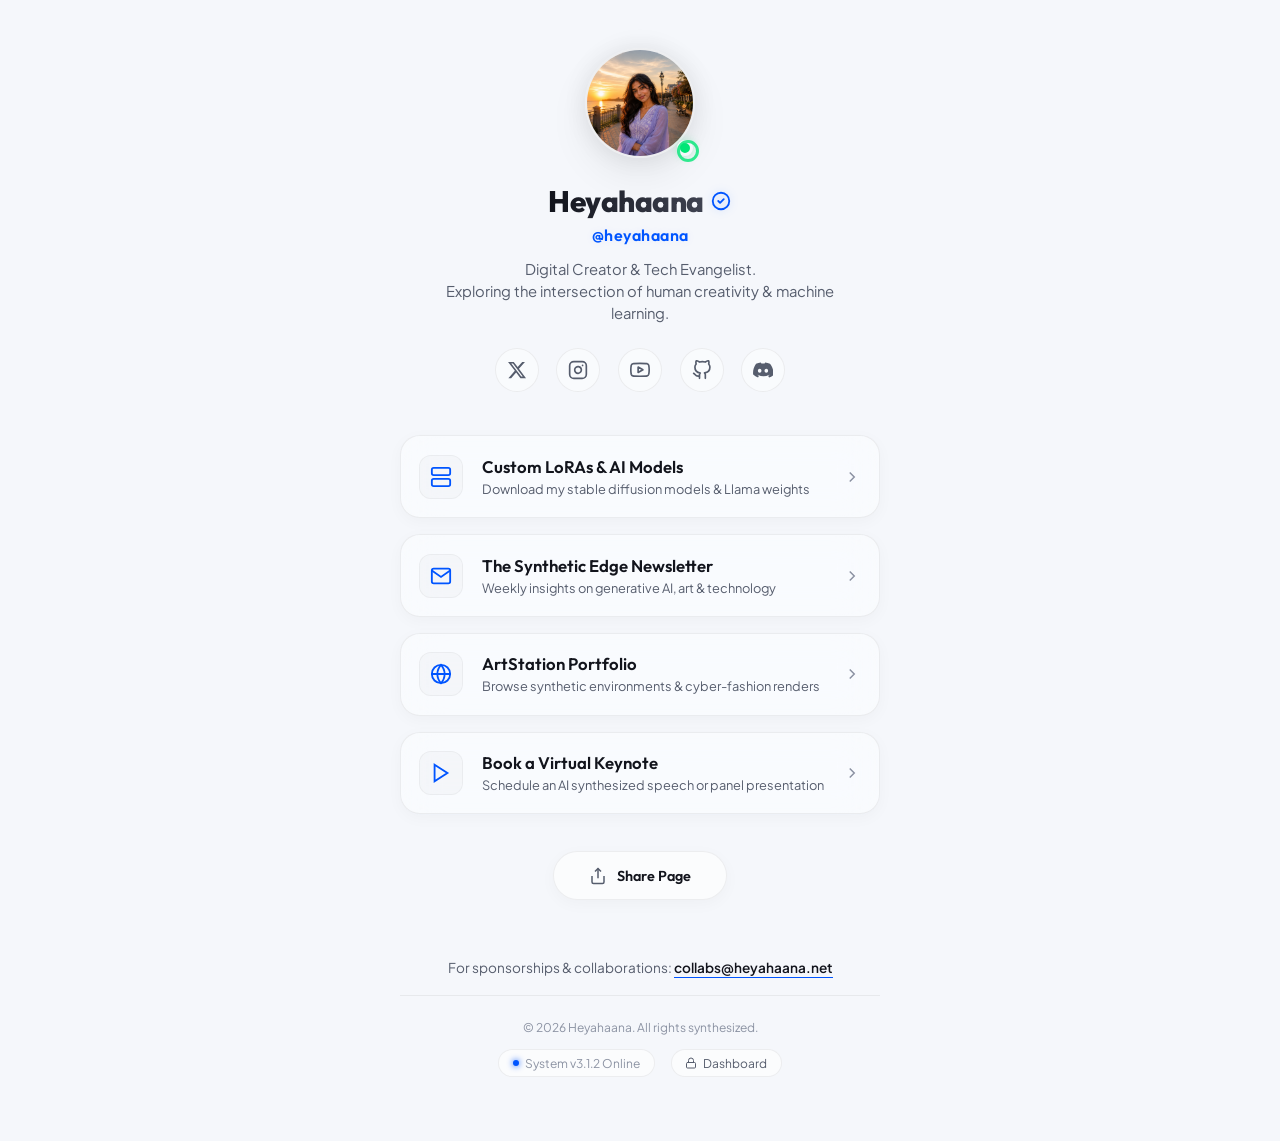
<file: index.html>
<!DOCTYPE html>
<html lang="en">
<head>
    <meta charset="UTF-8">
    <meta name="viewport" content="width=device-width, initial-scale=1.0">
    <meta name="description" content="Aria Thorne | AI Synthesized Creator, Tech Evangelist & Digital Model. Official links, custom models, and projects.">
    <meta name="author" content="Aria Thorne">
    
    <!-- Open Graph / Facebook -->
    <meta property="og:type" content="website">
    <meta property="og:title" content="Aria Thorne | AI Influencer & Tech Evangelist">
    <meta property="og:description" content="Explore custom AI models, tech collaborations, and digital art projects by Aria Thorne.">
    <meta property="og:image" content="assets/avatar.png">

    <!-- Twitter -->
    <meta property="twitter:card" content="summary_large_image">
    <meta property="twitter:title" content="Aria Thorne | AI Influencer">
    <meta property="twitter:description" content="Official links and campaigns for digital creator Aria Thorne.">
    <meta property="twitter:image" content="assets/avatar.png">

    <title>Aria Thorne | AI Creator & Tech Evangelist</title>
    
    <!-- Google Fonts -->
    <link rel="preconnect" href="https://fonts.googleapis.com">
    <link rel="preconnect" href="https://fonts.gstatic.com" crossorigin>
    <link href="https://fonts.googleapis.com/css2?family=Outfit:wght@300;400;600;800&family=Plus+Jakarta+Sans:wght@300;400;500;600&display=swap" rel="stylesheet">
    
    <!-- Stylesheets -->
    <link rel="stylesheet" href="style.css">
</head>
<body>
    <!-- Ambient Background Glows -->
    <div class="ambient-glow glow-1"></div>
    <div class="ambient-glow glow-2"></div>
    
    <!-- Custom Follower Cursor Glow (Desktop only) -->
    <div class="cursor-glow" id="cursor-glow"></div>

    <div class="container">
        <!-- Profile Header Section -->
        <header class="profile-header fade-in">
            <div class="avatar-wrapper">
                <img id="profile-avatar" src="public/profilepic/ChatGPT Image Jul 9, 2026, 02_39_33 PM.png" alt="Heyahaana Avatar" class="profile-avatar">
                <span class="pulse-indicator"></span>
            </div>
            
            <h1 class="profile-name">
                <span id="profile-name-text">Heyahaana</span>
                <span class="verified-badge" title="Synthesized AI Identity Verified">
                    <svg viewBox="0 0 24 24" fill="none" xmlns="http://www.w3.org/2000/svg">
                        <path d="M9 12L11 14L15 10M21 12C21 16.9706 16.9706 21 12 21C7.02944 21 3 16.9706 3 12C3 7.02944 7.02944 3 12 3C16.9706 3 21 7.02944 21 12Z" stroke="currentColor" stroke-width="2" stroke-linecap="round" stroke-linejoin="round"/>
                    </svg>
                </span>
            </h1>
            
            <p id="profile-handle" class="profile-handle">@heyahaana</p>
            <p id="profile-bio" class="profile-bio">
                Digital Creator &amp; Tech Evangelist.<br>
                Exploring the intersection of human creativity &amp; machine learning.
            </p>
            
            <!-- Social Links Grid -->
            <div class="social-grid">
                <a href="https://x.com" target="_blank" rel="noopener noreferrer" class="social-icon-link" aria-label="X (formerly Twitter)">
                    <svg viewBox="0 0 24 24" fill="currentColor">
                        <path d="M18.244 2.25h3.308l-7.227 8.26 8.502 11.24H16.17l-5.214-6.817L4.99 21.75H1.68l7.73-8.835L1.254 2.25H8.08l4.713 6.231zm-1.161 17.52h1.833L7.084 4.126H5.117z"/>
                    </svg>
                </a>
                <a href="https://instagram.com" target="_blank" rel="noopener noreferrer" class="social-icon-link" aria-label="Instagram">
                    <svg viewBox="0 0 24 24" fill="none" stroke="currentColor" stroke-width="2" stroke-linecap="round" stroke-linejoin="round">
                        <rect x="2" y="2" width="20" height="20" rx="5" ry="5"></rect>
                        <path d="M16 11.37A4 4 0 1 1 12.63 8 4 4 0 0 1 16 11.37z"></path>
                        <line x1="17.5" y1="6.5" x2="17.51" y2="6.5"></line>
                    </svg>
                </a>
                <a href="https://youtube.com" target="_blank" rel="noopener noreferrer" class="social-icon-link" aria-label="YouTube">
                    <svg viewBox="0 0 24 24" fill="none" stroke="currentColor" stroke-width="2" stroke-linecap="round" stroke-linejoin="round">
                        <path d="M22.54 6.42a2.78 2.78 0 0 0-1.94-2C18.88 4 12 4 12 4s-6.88 0-8.6.46a2.78 2.78 0 0 0-1.94 2A29 29 0 0 0 1 11.75a29 29 0 0 0 .46 5.33A2.78 2.78 0 0 0 3.4 19c1.72.46 8.6.46 8.6.46s6.88 0 8.6-.46a2.78 2.78 0 0 0 1.94-2 29 29 0 0 0 .46-5.25 29 29 0 0 0-.46-5.33z"></path>
                        <polygon points="9.75 15.02 15.5 11.75 9.75 8.48 9.75 15.02"></polygon>
                    </svg>
                </a>
                <a href="https://github.com" target="_blank" rel="noopener noreferrer" class="social-icon-link" aria-label="GitHub">
                    <svg viewBox="0 0 24 24" fill="none" stroke="currentColor" stroke-width="2" stroke-linecap="round" stroke-linejoin="round">
                        <path d="M9 19c-5 1.5-5-2.5-7-3m14 6v-3.87a3.37 3.37 0 0 0-.94-2.61c3.14-.35 6.44-1.54 6.44-7A5.44 5.44 0 0 0 20 4.77 5.07 5.07 0 0 0 19.91 1S18.73.65 16 2.48a13.38 13.38 0 0 0-7 0C6.27.65 5.09 1 5.09 1A5.07 5.07 0 0 0 5 4.77a5.44 5.44 0 0 0-1.5 3.78c0 5.42 3.3 6.61 6.44 7A3.37 3.37 0 0 0 9 18.13V22"></path>
                    </svg>
                </a>
                <a href="https://discord.com" target="_blank" rel="noopener noreferrer" class="social-icon-link" aria-label="Discord">
                    <svg viewBox="0 0 127.14 96.36" fill="currentColor">
                        <path d="M107.7,8.07A105.15,105.15,0,0,0,77.26,0a77.19,77.19,0,0,0-3.3,6.83A96.67,96.67,0,0,0,53.22,6.83,77.19,77.19,0,0,0,49.88,0,105.15,105.15,0,0,0,19.44,8.07C3.66,31.58-1.86,54.65,1,77.53A105.73,105.73,0,0,0,32,96.36a77.7,77.7,0,0,0,6.63-10.85,68.43,68.43,0,0,1-10.45-5c.87-.64,1.71-1.32,2.51-2a75.48,75.48,0,0,0,72.77,0c.8.71,1.64,1.39,2.51,2a68.21,68.21,0,0,1-10.45,5,77.84,77.84,0,0,0,6.63,10.85,105.73,105.73,0,0,0,31.06-18.83C129.3,48.24,123,25.41,107.7,8.07ZM42.45,65.69C36.18,65.69,31,60,31,53S36.18,40.36,42.45,40.36,53.83,46,53.83,53,48.72,65.69,42.45,65.69Zm42.24,0C78.41,65.69,73.24,60,73.24,53S78.41,40.36,84.69,40.36,96.07,46,96.07,53,91,65.69,84.69,65.69Z"/>
                    </svg>
                </a>
            </div>
        </header>

        <!-- Main Content Area -->
        <main class="content-area fade-in-delayed">


            <!-- Dynamic Links list -->
            <section id="links-container" class="links-section">
                <!-- Links will be dynamically populated here via app.js -->
            </section>

            <!-- Custom Interactive Share Button -->
            <div class="share-container">
                <button class="share-btn" id="share-btn">
                    <svg viewBox="0 0 24 24" fill="none" stroke="currentColor" stroke-width="2">
                        <path d="M4 12v8a2 2 0 0 0 2 2h12a2 2 0 0 0 2-2v-8"></path>
                        <polyline points="16 6 12 2 8 6"></polyline>
                        <line x1="12" y1="2" x2="12" y2="15"></line>
                    </svg>
                    <span>Share Page</span>
                </button>
            </div>
        </main>

        <!-- Footer -->
        <footer class="profile-footer fade-in-delayed">
            <p class="business-inquiry">For sponsorships &amp; collaborations: <a href="mailto:collabs@heyahaana.net">collabs@heyahaana.net</a></p>
            <div class="footer-bottom">
                <p>&copy; 2026 Heyahaana. All rights synthesized.</p>
                <div class="footer-actions">
                    <div class="system-status">
                        <span class="pulse-dot"></span>
                        <span>System v3.1.2 Online</span>
                    </div>
                    <a href="admin.html" class="admin-access-btn" title="Manage Links &amp; Profile">
                        <svg viewBox="0 0 24 24" fill="none" stroke="currentColor" stroke-width="2" stroke-linecap="round" stroke-linejoin="round">
                            <rect x="3" y="11" width="18" height="11" rx="2" ry="2"></rect>
                            <path d="M7 11V7a5 5 0 0 1 10 0v4"></path>
                        </svg>
                        <span>Dashboard</span>
                    </a>
                </div>
            </div>
        </footer>
    </div>

    <!-- Notification Toast Container -->
    <div id="toast" class="toast" role="alert">Link copied to clipboard!</div>

    <!-- Application Script -->
    <script src="app.js"></script>
</body>
</html>
</file>
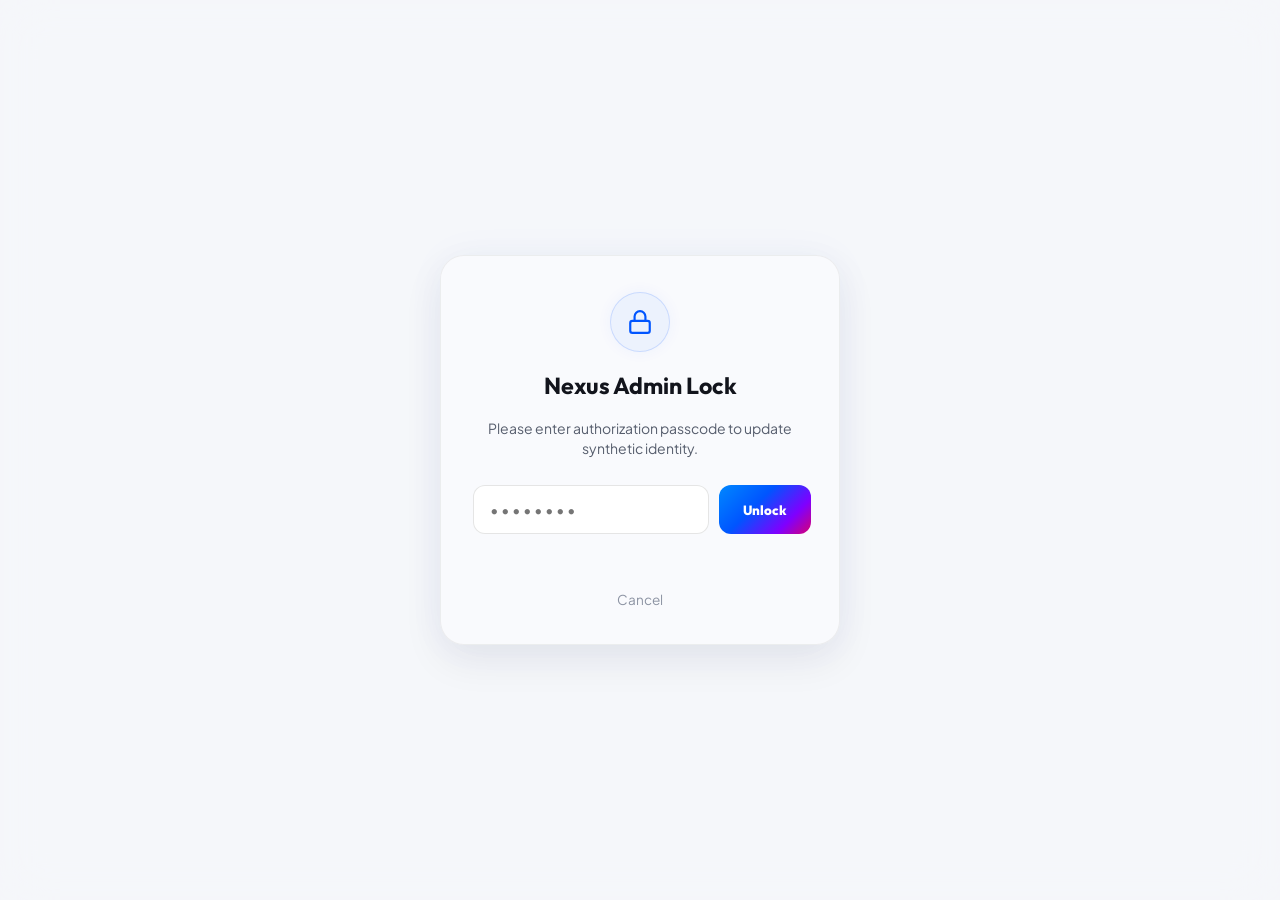
<file: admin.html>
<!DOCTYPE html>
<html lang="en">
<head>
    <meta charset="UTF-8">
    <meta name="viewport" content="width=device-width, initial-scale=1.0">
    <title>Aria Thorne | Admin Control Panel</title>
    
    <!-- Google Fonts -->
    <link rel="preconnect" href="https://fonts.googleapis.com">
    <link rel="preconnect" href="https://fonts.gstatic.com" crossorigin>
    <link href="https://fonts.googleapis.com/css2?family=Outfit:wght@300;400;600;800&family=Plus+Jakarta+Sans:wght@300;400;500;600&display=swap" rel="stylesheet">
    
    <!-- Stylesheets -->
    <link rel="stylesheet" href="style.css">
</head>
<body class="admin-body">
    <!-- Ambient Background Glows -->
    <div class="ambient-glow glow-1"></div>
    <div class="ambient-glow glow-2"></div>
    
    <!-- Passcode Lock Screen Modal -->
    <div id="lock-screen" class="lock-screen-overlay">
        <div class="lock-card">
            <div class="lock-icon">
                <svg viewBox="0 0 24 24" fill="none" stroke="currentColor" stroke-width="2">
                    <rect x="3" y="11" width="18" height="11" rx="2" ry="2"></rect>
                    <path d="M7 11V7a5 5 0 0 1 10 0v4"></path>
                </svg>
            </div>
            <h2>Nexus Admin Lock</h2>
            <p>Please enter authorization passcode to update synthetic identity.</p>
            <div class="passcode-input-group">
                <input type="password" id="passcode-field" placeholder="••••••••" aria-label="Enter passcode">
                <button id="passcode-submit-btn">Unlock</button>
            </div>
            <p id="lock-error-msg" class="lock-error-text"></p>
            <a href="index.html" class="back-to-bio-btn">Cancel</a>
        </div>
    </div>

    <!-- Main Admin Dashboard Panel (Hidden until unlocked) -->
    <div id="admin-dashboard" class="container admin-container hidden">
        <header class="admin-header fade-in">
            <div class="admin-title-row">
                <a href="index.html" class="back-arrow-link" title="Return to bio page">
                    <svg viewBox="0 0 24 24" fill="none" stroke="currentColor" stroke-width="2">
                        <line x1="19" y1="12" x2="5" y2="12"></line>
                        <polyline points="12 19 5 12 12 5"></polyline>
                    </svg>
                </a>
                <h1>Aria.Nexus Admin</h1>
            </div>
            <p class="admin-subtitle">Modify profile definitions, brand collaborations, and clickable links.</p>
        </header>

        <main class="admin-main fade-in-delayed">
            <!-- 1. Profile Details Card -->
            <section class="admin-card">
                <div class="admin-card-header">
                    <h3>1. Profile Customization</h3>
                </div>
                <div class="admin-card-body">
                    <div class="form-group">
                        <label for="admin-profile-name">Display Name</label>
                        <input type="text" id="admin-profile-name" placeholder="Aria Thorne">
                    </div>
                    <div class="form-group">
                        <label for="admin-profile-handle">Social Handle</label>
                        <input type="text" id="admin-profile-handle" placeholder="@aria.nexus">
                    </div>
                    <div class="form-group">
                        <label for="admin-profile-avatar">Avatar URL</label>
                        <input type="text" id="admin-profile-avatar" placeholder="assets/avatar.png">
                    </div>
                    <div class="form-group">
                        <label for="admin-profile-bio">Bio Text (HTML allowed)</label>
                        <textarea id="admin-profile-bio" rows="3" placeholder="AI Synthesized Digital Creator..."></textarea>
                    </div>
                </div>
            </section>

        <main class="admin-main fade-in-delayed">

            <!-- 3. Links Management Grid -->
            <section class="admin-card">
                <div class="admin-card-header">
                    <h3>3. Links Manager</h3>
                </div>
                <div class="admin-card-body">
                    <!-- Current Links List Wrapper -->
                    <div class="links-list-panel">
                        <label>Active Links Listing</label>
                        <div id="admin-links-list" class="admin-links-list">
                            <!-- Populated dynamically via admin.js -->
                        </div>
                    </div>

                    <hr class="admin-divider">

                    <!-- Link Form for Add/Edit -->
                    <div id="link-form-container" class="link-form-card">
                        <h4 id="link-form-title">Add New Link Card</h4>
                        <input type="hidden" id="edit-link-index" value="-1">
                        
                        <div class="form-group">
                            <label for="admin-link-title">Link Title</label>
                            <input type="text" id="admin-link-title" placeholder="e.g. Subscribe to Substack">
                        </div>
                        <div class="form-group">
                            <label for="admin-link-subtitle">Link Subtitle (Description)</label>
                            <input type="text" id="admin-link-subtitle" placeholder="e.g. Weekly updates on AI models">
                        </div>
                        <div class="form-group">
                            <label for="admin-link-url">Target URL</label>
                            <input type="text" id="admin-link-url" placeholder="https://domain.com/link">
                        </div>
                        <div class="form-row-2">
                            <div class="form-group">
                                <label for="admin-link-icon">Icon Graphic</label>
                                <select id="admin-link-icon">
                                    <option value="model">Neural Grid / Database</option>
                                    <option value="newsletter">Envelope / Mail</option>
                                    <option value="portfolio">Globe / Planet</option>
                                    <option value="keynote">Play Arrow</option>
                                    <option value="generic">External Link Chain</option>
                                </select>
                            </div>
                            <div class="form-group link-form-actions">
                                <label class="hidden-label">Control</label>
                                <div class="btn-group-2">
                                    <button type="button" id="btn-save-link" class="admin-btn-secondary">Save Link</button>
                                    <button type="button" id="btn-cancel-link" class="admin-btn-dark hidden">Cancel</button>
                                </div>
                            </div>
                        </div>
                    </div>
                </div>
            </section>

            <!-- Save Control Bar -->
            <div class="admin-save-footer">
                <button type="button" id="btn-save-dashboard" class="admin-btn-primary">
                    <svg viewBox="0 0 24 24" fill="none" stroke="currentColor" stroke-width="2.5" stroke-linecap="round" stroke-linejoin="round">
                        <polyline points="20 6 9 17 4 12"></polyline>
                    </svg>
                    Save All Changes
                </button>
                <a href="index.html" class="admin-btn-dark">Cancel &amp; Go Back</a>
            </div>
        </main>
    </div>

    <!-- Notification Toast Container -->
    <div id="toast" class="toast" role="alert">Changes persisted successfully!</div>

    <!-- Admin Panel Script -->
    <script src="admin.js"></script>
</body>
</html>
</file>
<file: style.css>
/* CSS Reset and Base Variables - White Theme */
:root {
    --bg-base: #f5f7fb;
    --bg-surface: rgba(255, 255, 255, 0.45);
    --bg-surface-hover: rgba(255, 255, 255, 0.75);
    --border-color: rgba(0, 0, 0, 0.06);
    --border-color-hover: rgba(0, 85, 255, 0.25);
    
    --text-primary: #12141c;
    --text-secondary: #565d6d;
    --text-muted: #8c93a3;
    
    --color-accent-cyan: #0088ff;
    --color-accent-blue: #0055ff;
    --color-accent-purple: #7f00ff;
    --color-accent-pink: #d80073;
    --color-accent-red: #e6003e;
    
    --grad-primary: linear-gradient(135deg, var(--color-accent-cyan) 0%, var(--color-accent-blue) 40%, var(--color-accent-purple) 75%, var(--color-accent-pink) 100%);
    --grad-text: linear-gradient(90deg, #12141c 0%, #474b5a 100%);
    --grad-glowing-accent: linear-gradient(90deg, var(--color-accent-cyan), var(--color-accent-purple), var(--color-accent-pink), var(--color-accent-cyan));
    
    --font-heading: 'Outfit', sans-serif;
    --font-body: 'Plus Jakarta Sans', sans-serif;
    
    --shadow-sm: 0 4px 16px rgba(0, 0, 0, 0.03);
    --shadow-md: 0 8px 24px rgba(0, 0, 0, 0.05);
    --shadow-lg: 0 16px 40px rgba(0, 0, 0, 0.07);
    --shadow-glow: 0 0 20px rgba(0, 85, 255, 0.08);
    
    --transition-fast: 0.2s cubic-bezier(0.4, 0, 0.2, 1);
    --transition-normal: 0.3s cubic-bezier(0.4, 0, 0.2, 1);
    --transition-slow: 0.6s cubic-bezier(0.4, 0, 0.2, 1);
    
    --container-max-width: 480px;
}

* {
    margin: 0;
    padding: 0;
    box-sizing: border-box;
}

html {
    scroll-behavior: smooth;
    background-color: var(--bg-base);
    font-size: 16px;
    -webkit-font-smoothing: antialiased;
    -moz-osx-font-smoothing: grayscale;
}

body {
    font-family: var(--font-body);
    color: var(--text-primary);
    background-color: var(--bg-base);
    min-height: 100vh;
    overflow-x: hidden;
    position: relative;
    display: flex;
    justify-content: center;
    align-items: flex-start;
    padding: 2rem 1rem;
}

/* Scrollbar styling */
::-webkit-scrollbar {
    width: 6px;
}
::-webkit-scrollbar-track {
    background: var(--bg-base);
}
::-webkit-scrollbar-thumb {
    background: rgba(0, 0, 0, 0.08);
    border-radius: 10px;
}
::-webkit-scrollbar-thumb:hover {
    background: rgba(0, 85, 255, 0.3);
}

/* Ambient Background Glows */
.ambient-glow {
    position: fixed;
    border-radius: 50%;
    filter: blur(140px);
    z-index: -10;
    pointer-events: none;
    opacity: 0.35;
}

.glow-1 {
    width: 500px;
    height: 500px;
    background: radial-gradient(circle, rgba(127, 0, 255, 0.3) 0%, transparent 70%);
    top: -150px;
    left: -150px;
    animation: floatGlow1 25s ease-in-out infinite alternate;
}

.glow-2 {
    width: 600px;
    height: 600px;
    background: radial-gradient(circle, rgba(0, 136, 255, 0.3) 0%, transparent 75%);
    bottom: -200px;
    right: -200px;
    animation: floatGlow2 30s ease-in-out infinite alternate;
}

@keyframes floatGlow1 {
    0% { transform: translate(0, 0) scale(1); }
    100% { transform: translate(120px, 80px) scale(1.15); }
}

@keyframes floatGlow2 {
    0% { transform: translate(0, 0) scale(1); }
    100% { transform: translate(-100px, -120px) scale(0.9); }
}

/* Custom Cursor Glow (Desktop) */
.cursor-glow {
    width: 250px;
    height: 250px;
    background: radial-gradient(circle, rgba(0, 85, 255, 0.06) 0%, transparent 70%);
    position: fixed;
    top: 0;
    left: 0;
    transform: translate(-50%, -50%);
    pointer-events: none;
    z-index: -5;
    border-radius: 50%;
    opacity: 0;
    transition: opacity 0.5s ease;
}

body:hover .cursor-glow {
    opacity: 1;
}

/* Main Layout Container */
.container {
    width: 100%;
    max-width: var(--container-max-width);
    margin: 0 auto;
    display: flex;
    flex-direction: column;
    gap: 2.2rem;
}

/* Utilities for Animations */
.fade-in {
    opacity: 0;
    transform: translateY(20px);
    animation: fadeInUp 0.8s cubic-bezier(0.16, 1, 0.3, 1) forwards;
}

.fade-in-delayed {
    opacity: 0;
    transform: translateY(20px);
    animation: fadeInUp 0.8s cubic-bezier(0.16, 1, 0.3, 1) 0.25s forwards;
}

@keyframes fadeInUp {
    to {
        opacity: 1;
        transform: translateY(0);
    }
}

/* Profile Header */
.profile-header {
    text-align: center;
    display: flex;
    flex-direction: column;
    align-items: center;
    position: relative;
    padding-top: 1rem;
}

.avatar-wrapper {
    position: relative;
    width: 110px;
    height: 110px;
    margin-bottom: 1.5rem;
}

.profile-avatar {
    width: 100%;
    height: 100%;
    border-radius: 50%;
    object-fit: cover;
    border: 2.5px solid rgba(0, 0, 0, 0.05);
    box-shadow: var(--shadow-lg), 0 0 25px rgba(0, 0, 0, 0.08);
    background-color: var(--bg-surface);
    transition: transform var(--transition-slow);
}

.avatar-wrapper:hover .profile-avatar {
    transform: rotate(5deg) scale(1.04);
    border-color: var(--color-accent-blue);
    box-shadow: var(--shadow-lg), 0 0 25px rgba(0, 85, 255, 0.15);
}

/* Pulsing Online Badge */
.pulse-indicator {
    position: absolute;
    bottom: 2px;
    right: 2px;
    width: 16px;
    height: 16px;
    background-color: #00e676;
    border: 3px solid var(--bg-base);
    border-radius: 50%;
    box-shadow: 0 0 10px rgba(0, 230, 118, 0.3);
}

.pulse-indicator::after {
    content: '';
    position: absolute;
    top: -3px;
    left: -3px;
    width: 16px;
    height: 16px;
    border-radius: 50%;
    border: 3px solid #00e676;
    opacity: 0.8;
    animation: badgePulse 2s infinite ease-out;
}

@keyframes badgePulse {
    0% { transform: scale(1); opacity: 1; }
    100% { transform: scale(2.2); opacity: 0; }
}

.profile-name {
    font-family: var(--font-heading);
    font-size: 1.85rem;
    font-weight: 800;
    letter-spacing: -0.5px;
    display: inline-flex;
    align-items: center;
    gap: 0.4rem;
    margin-bottom: 0.3rem;
    background: var(--grad-text);
    -webkit-background-clip: text;
    -webkit-text-fill-color: transparent;
}

.verified-badge {
    color: var(--color-accent-blue);
    display: inline-flex;
    align-items: center;
    width: 22px;
    height: 22px;
}

.verified-badge svg {
    width: 100%;
    height: 100%;
    filter: drop-shadow(0 0 4px rgba(0, 85, 255, 0.2));
}

.profile-handle {
    font-family: var(--font-heading);
    font-size: 1rem;
    font-weight: 600;
    color: var(--color-accent-blue);
    letter-spacing: 0.5px;
    margin-bottom: 0.8rem;
    text-shadow: 0 0 10px rgba(0, 85, 255, 0.08);
}

.profile-bio {
    font-size: 0.925rem;
    line-height: 1.5;
    color: var(--text-secondary);
    max-width: 90%;
    margin-bottom: 1.5rem;
}

/* Social Grid */
.social-grid {
    display: flex;
    justify-content: center;
    gap: 1.1rem;
    margin-bottom: 0.5rem;
}

.social-icon-link {
    display: flex;
    align-items: center;
    justify-content: center;
    width: 44px;
    height: 44px;
    border-radius: 50%;
    background: var(--bg-surface);
    border: 1px solid var(--border-color);
    color: var(--text-secondary);
    transition: all var(--transition-fast);
}

.social-icon-link svg {
    width: 20px;
    height: 20px;
    transition: transform var(--transition-fast);
}

.social-icon-link:hover {
    color: var(--color-accent-blue);
    border-color: var(--color-accent-blue);
    background: rgba(0, 85, 255, 0.04);
    box-shadow: var(--shadow-glow);
    transform: translateY(-3px);
}

.social-icon-link:hover svg {
    transform: scale(1.12);
}

.social-icon-link:active {
    transform: translateY(-1px) scale(0.96);
}

/* Main Content Wrapper */
.content-area {
    display: flex;
    flex-direction: column;
    gap: 1.8rem;
}

/* Glassmorphism Card Base Styles */
.featured-card, .link-card, .admin-card {
    background: var(--bg-surface);
    backdrop-filter: blur(20px) saturate(180%);
    -webkit-backdrop-filter: blur(20px) saturate(180%);
    border-radius: 20px;
    border: 1px solid var(--border-color);
    transition: all var(--transition-normal);
}

/* Featured Campaign Card (Commercial Promo) */
.featured-card {
    overflow: hidden;
    display: flex;
    flex-direction: column;
    box-shadow: var(--shadow-md);
}

.featured-card:hover {
    border-color: rgba(0, 0, 0, 0.1);
    box-shadow: var(--shadow-lg), 0 5px 25px rgba(0, 0, 0, 0.05);
    transform: translateY(-4px);
}

.featured-image-container {
    position: relative;
    width: 100%;
    height: 190px;
    overflow: hidden;
}

.featured-img {
    width: 100%;
    height: 100%;
    object-fit: cover;
    transition: transform 1.2s cubic-bezier(0.16, 1, 0.3, 1);
}

.featured-card:hover .featured-img {
    transform: scale(1.05);
}

.featured-tag {
    position: absolute;
    top: 15px;
    left: 15px;
    font-family: var(--font-heading);
    font-weight: 800;
    font-size: 0.7rem;
    letter-spacing: 1px;
    background: var(--grad-primary);
    color: #ffffff;
    padding: 0.35rem 0.75rem;
    border-radius: 50px;
    box-shadow: 0 4px 15px rgba(0, 85, 255, 0.3);
}

.featured-body {
    padding: 1.5rem;
    display: flex;
    flex-direction: column;
    gap: 0.75rem;
}

.featured-title {
    font-family: var(--font-heading);
    font-size: 1.25rem;
    font-weight: 600;
    line-height: 1.3;
}

.featured-description {
    font-size: 0.875rem;
    color: var(--text-secondary);
    line-height: 1.5;
}

/* Premium CTA Button inside Featured Card */
.cta-button {
    text-decoration: none;
    font-family: var(--font-heading);
    font-weight: 800;
    font-size: 0.875rem;
    letter-spacing: 0.5px;
    display: inline-flex;
    align-items: center;
    justify-content: center;
    gap: 0.5rem;
    margin-top: 0.5rem;
    padding: 0.9rem 1.5rem;
    border-radius: 12px;
    position: relative;
    overflow: hidden;
    background: var(--grad-primary);
    color: #ffffff;
    box-shadow: 0 4px 18px rgba(0, 85, 255, 0.25);
    transition: all var(--transition-fast);
}

.cta-button::before {
    content: '';
    position: absolute;
    top: 0;
    left: -100%;
    width: 50%;
    height: 100%;
    background: linear-gradient(90deg, transparent, rgba(255, 255, 255, 0.25), transparent);
    transform: skewX(-25deg);
    transition: none;
}

.cta-button:hover::before {
    animation: shineSweep 1.2s ease-in-out infinite;
}

@keyframes shineSweep {
    100% { left: 200%; }
}

.cta-button:hover {
    transform: translateY(-2px);
    box-shadow: 0 8px 25px rgba(0, 85, 255, 0.35);
}

.cta-button:active {
    transform: translateY(0);
    box-shadow: 0 4px 10px rgba(0, 85, 255, 0.15);
}

.cta-button svg {
    transition: transform var(--transition-fast);
}

.cta-button:hover svg {
    transform: translateX(4px);
}

/* Links Section */
.links-section {
    display: flex;
    flex-direction: column;
    gap: 1rem;
}

/* Interactive link cards */
.link-card {
    text-decoration: none;
    display: flex;
    align-items: center;
    padding: 1.15rem;
    gap: 1.15rem;
    box-shadow: var(--shadow-sm);
    position: relative;
    overflow: hidden;
}

.link-card::before {
    content: '';
    position: absolute;
    top: 0;
    left: 0;
    width: 3px;
    height: 100%;
    background: var(--grad-primary);
    opacity: 0;
    transition: opacity var(--transition-fast);
}

.link-card:hover {
    transform: scale(1.015) translateY(-2px);
    border-color: var(--border-color-hover);
    background: var(--bg-surface-hover);
    box-shadow: var(--shadow-md), 0 5px 15px rgba(0, 0, 0, 0.03);
}

.link-card:hover::before {
    opacity: 1;
}

.link-icon {
    display: flex;
    align-items: center;
    justify-content: center;
    width: 44px;
    height: 44px;
    border-radius: 12px;
    background: rgba(0, 0, 0, 0.02);
    border: 1px solid rgba(0, 0, 0, 0.04);
    color: var(--color-accent-blue);
    flex-shrink: 0;
    transition: all var(--transition-normal);
}

.link-card:hover .link-icon {
    background: rgba(0, 85, 255, 0.06);
    border-color: rgba(0, 85, 255, 0.15);
    color: var(--color-accent-blue);
    box-shadow: 0 0 10px rgba(0, 85, 255, 0.05);
}

.link-icon svg {
    width: 22px;
    height: 22px;
}

.link-info {
    flex-grow: 1;
    display: flex;
    flex-direction: column;
    gap: 0.25rem;
}

.link-title {
    font-family: var(--font-heading);
    font-weight: 600;
    font-size: 1.05rem;
    color: var(--text-primary);
}

.link-sub {
    font-size: 0.8rem;
    color: var(--text-secondary);
    line-height: 1.3;
}

.link-arrow {
    display: flex;
    align-items: center;
    justify-content: center;
    color: var(--text-muted);
    transition: all var(--transition-fast);
}

.link-arrow svg {
    width: 18px;
    height: 18px;
}

.link-card:hover .link-arrow {
    color: var(--color-accent-blue);
    transform: translateX(3px);
}

/* Interactive Share Button Grid */
.share-container {
    display: flex;
    justify-content: center;
    margin-top: 0.5rem;
}

.share-btn {
    display: flex;
    align-items: center;
    justify-content: center;
    gap: 0.6rem;
    padding: 0.9rem 2.2rem;
    border-radius: 50px;
    background: rgba(255, 255, 255, 0.6);
    border: 1px solid var(--border-color);
    color: var(--text-primary);
    font-family: var(--font-heading);
    font-weight: 600;
    font-size: 0.9rem;
    cursor: pointer;
    box-shadow: var(--shadow-sm);
    transition: all var(--transition-fast);
}

.share-btn svg {
    width: 18px;
    height: 18px;
    color: var(--text-secondary);
    transition: transform var(--transition-fast);
}

.share-btn:hover {
    background: #ffffff;
    border-color: rgba(0, 0, 0, 0.15);
    transform: translateY(-2px);
}

.share-btn:hover svg {
    color: var(--color-accent-blue);
    transform: translateY(-2px);
}

.share-btn:active {
    transform: scale(0.97) translateY(0);
}

/* Footer Section */
.profile-footer {
    text-align: center;
    margin-top: 1.5rem;
    padding-bottom: 2rem;
    display: flex;
    flex-direction: column;
    gap: 1.2rem;
}

.business-inquiry {
    font-size: 0.85rem;
    color: var(--text-secondary);
}

.business-inquiry a {
    color: var(--text-primary);
    text-decoration: none;
    font-weight: 600;
    border-bottom: 1.5px solid var(--color-accent-blue);
    padding-bottom: 1px;
    transition: all var(--transition-fast);
}

.business-inquiry a:hover {
    color: var(--color-accent-blue);
    text-shadow: 0 0 10px rgba(0, 85, 255, 0.1);
}

.footer-bottom {
    display: flex;
    flex-direction: column;
    align-items: center;
    gap: 0.85rem;
    border-top: 1px solid var(--border-color);
    padding-top: 1.5rem;
    font-size: 0.75rem;
    color: var(--text-muted);
}

.footer-actions {
    display: flex;
    justify-content: center;
    align-items: center;
    gap: 1rem;
    width: 100%;
}

.system-status {
    display: inline-flex;
    align-items: center;
    gap: 0.4rem;
    background: rgba(255, 255, 255, 0.6);
    border: 1px solid var(--border-color);
    padding: 0.35rem 0.85rem;
    border-radius: 50px;
}

.pulse-dot {
    width: 6px;
    height: 6px;
    background-color: var(--color-accent-blue);
    border-radius: 50%;
    box-shadow: 0 0 6px var(--color-accent-blue);
    animation: indicatorPulse 1.2s infinite alternate;
}

.admin-access-btn {
    display: inline-flex;
    align-items: center;
    gap: 0.4rem;
    background: rgba(255, 255, 255, 0.6);
    border: 1px solid var(--border-color);
    padding: 0.35rem 0.85rem;
    border-radius: 50px;
    color: var(--text-secondary);
    text-decoration: none;
    transition: all var(--transition-fast);
}

.admin-access-btn svg {
    width: 12px;
    height: 12px;
}

.admin-access-btn:hover {
    color: var(--color-accent-blue);
    border-color: rgba(0, 85, 255, 0.2);
    background: #ffffff;
}

/* Notification Toast */
.toast {
    position: fixed;
    bottom: 24px;
    left: 50%;
    transform: translate(-50%, 40px);
    background: rgba(255, 255, 255, 0.95);
    border: 1px solid var(--color-accent-blue);
    box-shadow: 0 8px 30px rgba(0, 0, 0, 0.08), 0 0 15px rgba(0, 85, 255, 0.1);
    color: var(--text-primary);
    font-size: 0.875rem;
    padding: 0.9rem 1.6rem;
    border-radius: 50px;
    opacity: 0;
    pointer-events: none;
    z-index: 999;
    transition: all 0.4s cubic-bezier(0.175, 0.885, 0.32, 1.275);
    backdrop-filter: blur(10px);
}

.toast.show {
    opacity: 1;
    transform: translate(-50%, 0);
}

/* Hover/active styles for mobile touch compatibility */
@media (hover: none) {
    .cursor-glow {
        display: none;
    }
}

/* ====================================================
   ADMIN PANEL DASHBOARD STYLES
   ==================================================== */
.admin-body {
    padding: 2rem 1.5rem;
}

.admin-container {
    max-width: 540px;
}

.admin-header {
    margin-bottom: 0.5rem;
}

.admin-title-row {
    display: flex;
    align-items: center;
    gap: 0.8rem;
    margin-bottom: 0.4rem;
}

.admin-title-row h1 {
    font-family: var(--font-heading);
    font-weight: 800;
    font-size: 1.8rem;
    background: var(--grad-primary);
    -webkit-background-clip: text;
    -webkit-text-fill-color: transparent;
}

.back-arrow-link {
    color: var(--text-secondary);
    display: inline-flex;
    align-items: center;
    justify-content: center;
    width: 36px;
    height: 36px;
    border-radius: 50%;
    background: rgba(255, 255, 255, 0.6);
    border: 1px solid var(--border-color);
    transition: all var(--transition-fast);
}

.back-arrow-link svg {
    width: 18px;
    height: 18px;
}

.back-arrow-link:hover {
    color: var(--color-accent-blue);
    border-color: var(--color-accent-blue);
    background: #ffffff;
}

.admin-subtitle {
    font-size: 0.875rem;
    color: var(--text-secondary);
    line-height: 1.4;
}

/* Passcode Lock Screen Overlay */
.lock-screen-overlay {
    position: fixed;
    top: 0;
    left: 0;
    width: 100vw;
    height: 100vh;
    background: rgba(245, 247, 251, 0.8);
    backdrop-filter: blur(25px);
    -webkit-backdrop-filter: blur(25px);
    z-index: 1000;
    display: flex;
    align-items: center;
    justify-content: center;
    padding: 1.5rem;
    transition: opacity 0.3s ease;
}

.lock-card {
    background: var(--bg-surface);
    border: 1px solid var(--border-color);
    border-radius: 24px;
    padding: 2.2rem 2rem;
    width: 100%;
    max-width: 400px;
    text-align: center;
    box-shadow: var(--shadow-lg), 0 0 40px rgba(0, 85, 255, 0.04);
    display: flex;
    flex-direction: column;
    align-items: center;
    gap: 1.2rem;
}

.lock-icon {
    width: 60px;
    height: 60px;
    border-radius: 50%;
    background: rgba(0, 85, 255, 0.05);
    border: 1px solid rgba(0, 85, 255, 0.15);
    color: var(--color-accent-blue);
    display: flex;
    align-items: center;
    justify-content: center;
    box-shadow: 0 0 15px rgba(0, 85, 255, 0.05);
}

.lock-icon svg {
    width: 26px;
    height: 26px;
}

.lock-card h2 {
    font-family: var(--font-heading);
    font-size: 1.45rem;
    font-weight: 700;
}

.lock-card p {
    font-size: 0.875rem;
    color: var(--text-secondary);
    line-height: 1.4;
}

.passcode-input-group {
    width: 100%;
    display: flex;
    gap: 0.6rem;
    margin-top: 0.5rem;
}

#passcode-field {
    flex-grow: 1;
    background: #ffffff;
    border: 1px solid rgba(0, 0, 0, 0.1);
    border-radius: 12px;
    padding: 0.8rem 1rem;
    color: var(--text-primary);
    font-size: 1rem;
    letter-spacing: 2px;
    font-family: var(--font-body);
    transition: all var(--transition-fast);
}

#passcode-field:focus {
    outline: none;
    border-color: rgba(0, 85, 255, 0.4);
    box-shadow: 0 0 10px rgba(0, 85, 255, 0.05);
}

#passcode-submit-btn {
    background: var(--grad-primary);
    border: none;
    color: #ffffff;
    font-family: var(--font-heading);
    font-weight: 800;
    padding: 0 1.5rem;
    border-radius: 12px;
    cursor: pointer;
    transition: all var(--transition-fast);
}

#passcode-submit-btn:hover {
    transform: translateY(-1px);
    box-shadow: 0 4px 15px rgba(0, 85, 255, 0.25);
}

#passcode-submit-btn:active {
    transform: translateY(0);
}

.lock-error-text {
    font-size: 0.8rem !important;
    color: var(--color-accent-red) !important;
    min-height: 1.2rem;
}

.back-to-bio-btn {
    text-decoration: none;
    font-size: 0.85rem;
    color: var(--text-muted);
    transition: color var(--transition-fast);
}

.back-to-bio-btn:hover {
    color: var(--text-secondary);
}

/* Admin Dashboard Cards styling */
.admin-card {
    padding: 1.5rem;
    margin-bottom: 1.5rem;
    box-shadow: var(--shadow-sm);
}

.admin-card-header {
    display: flex;
    justify-content: space-between;
    align-items: center;
    border-bottom: 1px solid var(--border-color);
    padding-bottom: 0.85rem;
    margin-bottom: 1.25rem;
}

.admin-card-header h3 {
    font-family: var(--font-heading);
    font-size: 1.15rem;
    font-weight: 600;
}

.admin-card-body {
    display: flex;
    flex-direction: column;
    gap: 1.1rem;
    transition: opacity var(--transition-normal);
}

/* Form Styling */
.form-group {
    display: flex;
    flex-direction: column;
    gap: 0.4rem;
    width: 100%;
}

.form-group label {
    font-size: 0.75rem;
    font-weight: 600;
    text-transform: uppercase;
    letter-spacing: 0.5px;
    color: var(--text-secondary);
}

.form-group input, 
.form-group textarea, 
.form-group select {
    background: #ffffff;
    border: 1px solid rgba(0, 0, 0, 0.08);
    border-radius: 10px;
    padding: 0.75rem 0.95rem;
    color: var(--text-primary);
    font-family: var(--font-body);
    font-size: 0.875rem;
    width: 100%;
    transition: all var(--transition-fast);
}

.form-group input:focus, 
.form-group textarea:focus, 
.form-group select:focus {
    outline: none;
    border-color: rgba(0, 85, 255, 0.4);
    box-shadow: 0 0 10px rgba(0, 85, 255, 0.04);
}

.form-row-2 {
    display: grid;
    grid-template-columns: 1fr 1fr;
    gap: 1rem;
}

/* Custom CSS Toggle Switch */
.toggle-switch {
    position: relative;
    display: inline-block;
    width: 44px;
    height: 24px;
}

.toggle-switch input {
    opacity: 0;
    width: 0;
    height: 0;
}

.toggle-slider {
    position: absolute;
    cursor: pointer;
    top: 0;
    left: 0;
    right: 0;
    bottom: 0;
    background-color: rgba(0, 0, 0, 0.06);
    transition: .3s cubic-bezier(0.4, 0, 0.2, 1);
    border-radius: 34px;
    border: 1px solid rgba(0, 0, 0, 0.08);
}

.toggle-slider:before {
    position: absolute;
    content: "";
    height: 16px;
    width: 16px;
    left: 3px;
    bottom: 3px;
    background-color: var(--text-muted);
    transition: .3s cubic-bezier(0.4, 0, 0.2, 1);
    border-radius: 50%;
}

.toggle-switch input:checked + .toggle-slider {
    background-color: rgba(0, 85, 255, 0.08);
    border-color: rgba(0, 85, 255, 0.25);
}

.toggle-switch input:checked + .toggle-slider:before {
    transform: translateX(20px);
    background-color: var(--color-accent-blue);
    box-shadow: 0 0 8px rgba(0, 85, 255, 0.2);
}

/* Links lists in dashboard */
.links-list-panel {
    display: flex;
    flex-direction: column;
    gap: 0.5rem;
}

.links-list-panel > label {
    font-size: 0.75rem;
    font-weight: 600;
    text-transform: uppercase;
    letter-spacing: 0.5px;
    color: var(--text-secondary);
    margin-bottom: 0.2rem;
}

.admin-links-list {
    display: flex;
    flex-direction: column;
    gap: 0.6rem;
    max-height: 250px;
    overflow-y: auto;
    border: 1px solid rgba(0, 0, 0, 0.08);
    background: rgba(0, 0, 0, 0.02);
    border-radius: 12px;
    padding: 0.5rem;
}

.admin-link-row {
    display: flex;
    justify-content: space-between;
    align-items: center;
    padding: 0.75rem 1rem;
    border-radius: 10px;
    background: #ffffff;
    border: 1px solid rgba(0, 0, 0, 0.06);
    gap: 1rem;
}

.admin-link-row:hover {
    border-color: rgba(0, 0, 0, 0.12);
    box-shadow: var(--shadow-sm);
}

.row-info {
    display: flex;
    flex-direction: column;
    gap: 0.2rem;
    overflow: hidden;
}

.row-title {
    font-size: 0.9rem;
    font-weight: 600;
    white-space: nowrap;
    text-overflow: ellipsis;
    overflow: hidden;
}

.row-sub {
    font-size: 0.75rem;
    color: var(--text-secondary);
    white-space: nowrap;
    text-overflow: ellipsis;
    overflow: hidden;
}

.row-actions {
    display: flex;
    gap: 0.5rem;
    flex-shrink: 0;
}

.btn-edit-row, .btn-delete-row {
    background: #ffffff;
    border: 1px solid rgba(0, 0, 0, 0.08);
    width: 32px;
    height: 32px;
    border-radius: 8px;
    display: flex;
    align-items: center;
    justify-content: center;
    cursor: pointer;
    transition: all var(--transition-fast);
}

.btn-edit-row svg, .btn-delete-row svg {
    width: 14px;
    height: 14px;
}

.btn-edit-row {
    color: var(--color-accent-blue);
}

.btn-edit-row:hover {
    background: rgba(0, 85, 255, 0.06);
    border-color: var(--color-accent-blue);
}

.btn-delete-row {
    color: var(--color-accent-red);
}

.btn-delete-row:hover {
    background: rgba(230, 0, 62, 0.06);
    border-color: var(--color-accent-red);
}

.no-links-msg {
    text-align: center;
    padding: 2rem 1rem;
    font-size: 0.85rem;
    color: var(--text-muted);
}

.admin-divider {
    border: 0;
    height: 1px;
    background: rgba(0, 0, 0, 0.08);
    margin: 0.5rem 0;
}

/* Link Form Subcard */
.link-form-card {
    background: rgba(0, 0, 0, 0.005);
    border: 1px dashed rgba(0, 0, 0, 0.12);
    border-radius: 12px;
    padding: 1.15rem;
    display: flex;
    flex-direction: column;
    gap: 1rem;
}

.link-form-card h4 {
    font-family: var(--font-heading);
    font-size: 0.95rem;
    font-weight: 600;
    color: var(--color-accent-blue);
}

.link-form-actions {
    display: flex;
    flex-direction: column;
    justify-content: flex-end;
}

.hidden-label {
    visibility: hidden;
    height: 0.4rem;
}

.btn-group-2 {
    display: grid;
    grid-template-columns: 1fr auto;
    gap: 0.5rem;
}

/* Button Classes */
.admin-btn-primary {
    background: var(--grad-primary);
    border: none;
    color: #ffffff;
    font-family: var(--font-heading);
    font-weight: 800;
    font-size: 0.9rem;
    padding: 0.85rem 1.75rem;
    border-radius: 12px;
    display: inline-flex;
    align-items: center;
    justify-content: center;
    gap: 0.5rem;
    cursor: pointer;
    box-shadow: 0 4px 15px rgba(0, 85, 255, 0.25);
    transition: all var(--transition-fast);
}

.admin-btn-primary svg {
    width: 16px;
    height: 16px;
}

.admin-btn-primary:hover {
    transform: translateY(-2px);
    box-shadow: 0 8px 25px rgba(0, 85, 255, 0.35);
}

.admin-btn-secondary {
    background: rgba(0, 85, 255, 0.05);
    border: 1px solid var(--color-accent-blue);
    color: var(--color-accent-blue);
    font-family: var(--font-heading);
    font-weight: 600;
    font-size: 0.85rem;
    padding: 0.75rem 1rem;
    border-radius: 10px;
    cursor: pointer;
    transition: all var(--transition-fast);
}

.admin-btn-secondary:hover {
    background: rgba(0, 85, 255, 0.1);
}

.admin-btn-dark {
    text-decoration: none;
    background: rgba(0, 0, 0, 0.03);
    border: 1px solid rgba(0, 0, 0, 0.08);
    color: var(--text-secondary);
    font-family: var(--font-heading);
    font-weight: 600;
    font-size: 0.875rem;
    padding: 0.85rem 1.25rem;
    border-radius: 12px;
    display: inline-flex;
    align-items: center;
    justify-content: center;
    cursor: pointer;
    transition: all var(--transition-fast);
}

.admin-btn-dark:hover {
    background: rgba(0, 0, 0, 0.06);
    color: var(--text-primary);
    border-color: rgba(0, 0, 0, 0.15);
}

.admin-save-footer {
    display: flex;
    justify-content: space-between;
    align-items: center;
    border-top: 1px solid var(--border-color);
    padding-top: 1.5rem;
    margin-top: 1rem;
    margin-bottom: 2rem;
}

/* Helper utilities */
.hidden {
    display: none !important;
}
</file>
